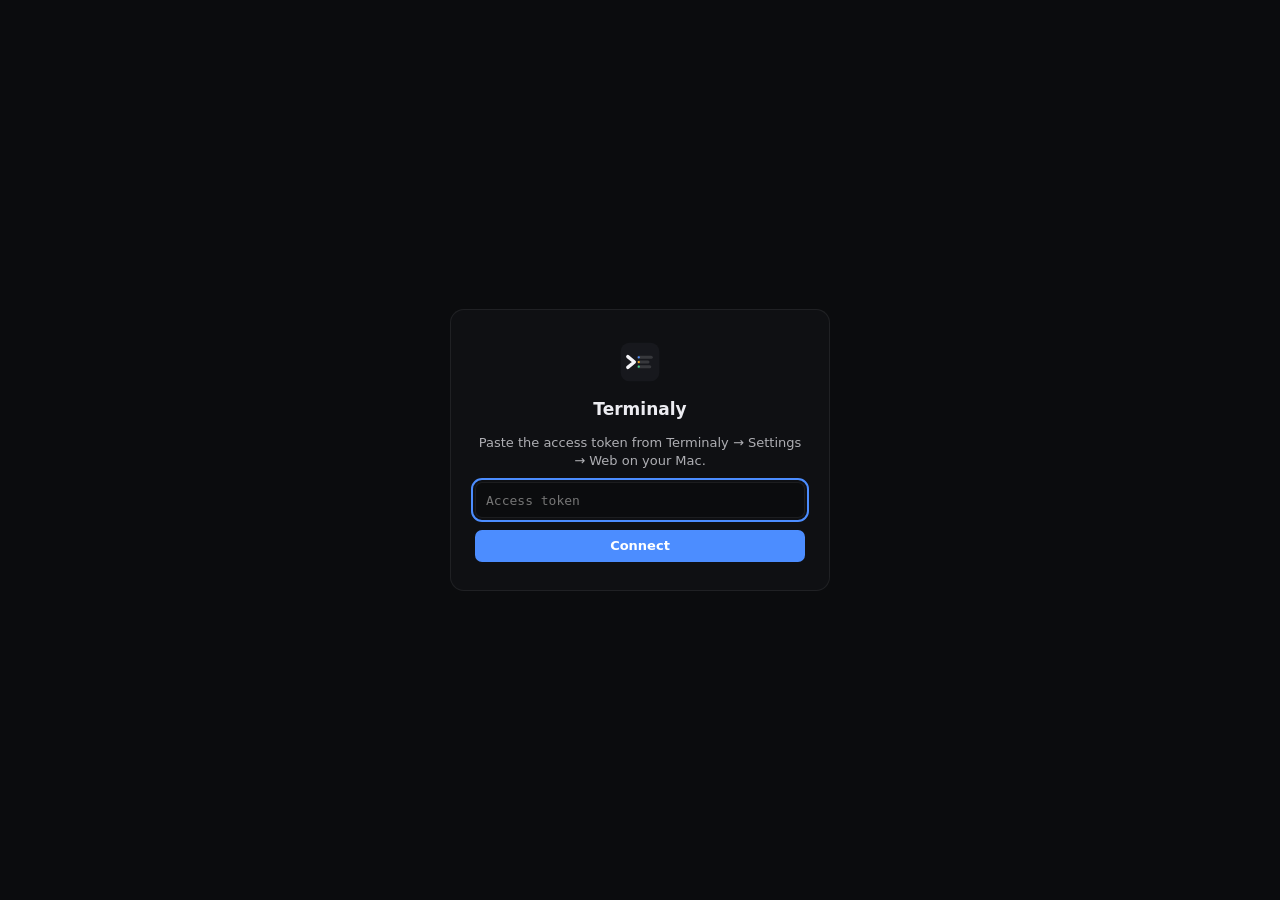
<file: Resources/web/index.html>
<!doctype html>
<html lang="en">
<head>
<meta charset="utf-8">
<meta name="viewport" content="width=device-width, initial-scale=1, viewport-fit=cover, interactive-widget=resizes-content">
<meta name="color-scheme" content="dark">
<meta name="theme-color" content="#0B0C0E">
<title>Terminaly</title>
<link rel="icon" href="icon.svg" type="image/svg+xml">
<link rel="stylesheet" href="xterm.css">
<link rel="stylesheet" href="app.css">
</head>
<body>
<div id="login" class="login" hidden>
  <form id="login-form" class="login-card">
    <img src="icon.svg" alt="" width="48" height="48">
    <h1>Terminaly</h1>
    <p data-i18n="loginHelp">Paste the access token from Terminaly → Settings → Web on your Mac.</p>
    <input id="token" type="password" autocomplete="current-password" spellcheck="false" data-i18n-placeholder="tokenPlaceholder" placeholder="Access token" required>
    <p id="login-error" class="error" hidden></p>
    <button type="submit" class="primary" data-i18n="connect">Connect</button>
  </form>
</div>

<div id="app" class="app" hidden>
  <aside id="sidebar" class="sidebar">
    <header class="sidebar-head">
      <img src="icon.svg" alt="" width="22" height="22">
      <span class="brand">Terminaly</span>
      <span id="conn" class="conn" data-state="connecting"></span>
    </header>
    <div class="workspace-pick">
      <select id="workspace" aria-label="Workspace" data-i18n-label="workspace"></select>
    </div>
    <nav id="sessions" class="sessions" aria-label="Sessions"></nav>
    <footer class="sidebar-foot">
      <button id="usage-btn" class="usage-btn" aria-haspopup="dialog" aria-expanded="false" data-i18n-label="resourcesHelp">
        <svg viewBox="0 0 16 16" width="14" height="14" aria-hidden="true"><rect x="3.5" y="3.5" width="9" height="9" rx="1.5" fill="none" stroke="currentColor" stroke-width="1.4"/><path d="M6 1.5v2M10 1.5v2M6 12.5v2M10 12.5v2M1.5 6h2M1.5 10h2M12.5 6h2M12.5 10h2" stroke="currentColor" stroke-width="1.4" stroke-linecap="round"/></svg>
        <span id="usage-summary"></span>
      </button>
      <button id="logout" class="icon-btn" aria-label="Sign out" data-i18n-label="logout" data-i18n-title="logout">
        <svg viewBox="0 0 16 16" width="15" height="15" aria-hidden="true"><path d="M6.5 2.5h-3a1 1 0 0 0-1 1v9a1 1 0 0 0 1 1h3M10.5 11l3-3-3-3M13.5 8H6.5" fill="none" stroke="currentColor" stroke-width="1.5" stroke-linecap="round" stroke-linejoin="round"/></svg>
      </button>
    </footer>
    <section id="resources" class="resources" role="dialog" aria-labelledby="resources-title" hidden>
      <header class="resources-head">
        <h2 id="resources-title" data-i18n="resources">Resources</h2>
        <span id="resources-count" class="resources-count"></span>
      </header>
      <div class="tiles">
        <div class="tile"><span data-i18n="memory">Memory</span><strong id="total-mem">–</strong></div>
        <div class="tile"><span>CPU</span><strong id="total-cpu">–</strong></div>
      </div>
      <div id="usage-rows" class="usage-rows"></div>
      <p class="resources-note" data-i18n="resourcesNote"></p>
      <button id="pause-idle" class="secondary compact" hidden></button>
    </section>
  </aside>

  <main id="main" class="main">
    <header class="pane-head">
      <button id="back" class="icon-btn back" aria-label="Sessions" data-i18n-label="sessions">
        <svg viewBox="0 0 16 16" width="16" height="16" aria-hidden="true"><path d="M10 3 5 8l5 5" fill="none" stroke="currentColor" stroke-width="1.8" stroke-linecap="round" stroke-linejoin="round"/></svg>
      </button>
      <span id="pane-dot" class="dot"></span>
      <div class="pane-title">
        <span id="pane-name"></span>
        <span id="pane-status" class="pane-status"></span>
      </div>
      <button id="pause" class="secondary" hidden></button>
    </header>
    <div id="empty" class="empty"><span id="empty-text" data-i18n="empty">Pick a session.</span></div>
    <div id="terminal-card" class="terminal-card" hidden>
      <div id="terminal" class="terminal"></div>
    </div>
    <div id="resized" class="stopped" hidden>
      <span data-i18n="resizedBar">Sized for another screen</span>
      <span class="spacer"></span>
      <button id="fit-here" class="primary" data-i18n="fitHere">Fit Here</button>
    </div>
    <div id="permission" class="permission" hidden>
      <span data-i18n="permission">Needs your permission</span>
      <span class="spacer"></span>
      <button id="deny" class="secondary" data-i18n="deny">Deny</button>
      <button id="allow" class="primary" data-i18n="allow">Allow</button>
    </div>
    <div id="stopped" class="stopped" hidden>
      <span data-i18n="stoppedBar">This session is stopped</span>
      <span class="spacer"></span>
      <button id="restart" class="secondary" data-i18n="startFresh">Start Fresh</button>
      <button id="resume" class="primary" data-i18n="resumeConversation">Resume Conversation</button>
    </div>
    <div id="keys" class="keys" hidden>
      <button data-key="esc">Esc</button>
      <button data-key="tab">Tab</button>
      <button data-key="up" aria-label="Up">↑</button>
      <button data-key="down" aria-label="Down">↓</button>
      <button data-key="ctrlc">Ctrl‑C</button>
      <button data-key="enter" aria-label="Enter">⏎</button>
    </div>
  </main>
  <!-- Out of .main: on phones the list view hides it, and the toast must show there too. -->
  <div id="toast" class="toast" role="alert" hidden>
    <span id="toast-text"></span>
    <button id="toast-close" class="icon-btn toast-close" aria-label="Dismiss" data-i18n-label="dismiss">
      <svg viewBox="0 0 16 16" width="13" height="13" aria-hidden="true"><path d="M4 4l8 8M12 4l-8 8" stroke="currentColor" stroke-width="1.6" stroke-linecap="round"/></svg>
    </button>
  </div>
</div>

<div id="menu" class="menu" role="menu" hidden></div>

<script src="xterm.js"></script>
<script src="addon-fit.js"></script>
<script src="app.js"></script>
</body>
</html>
</file>
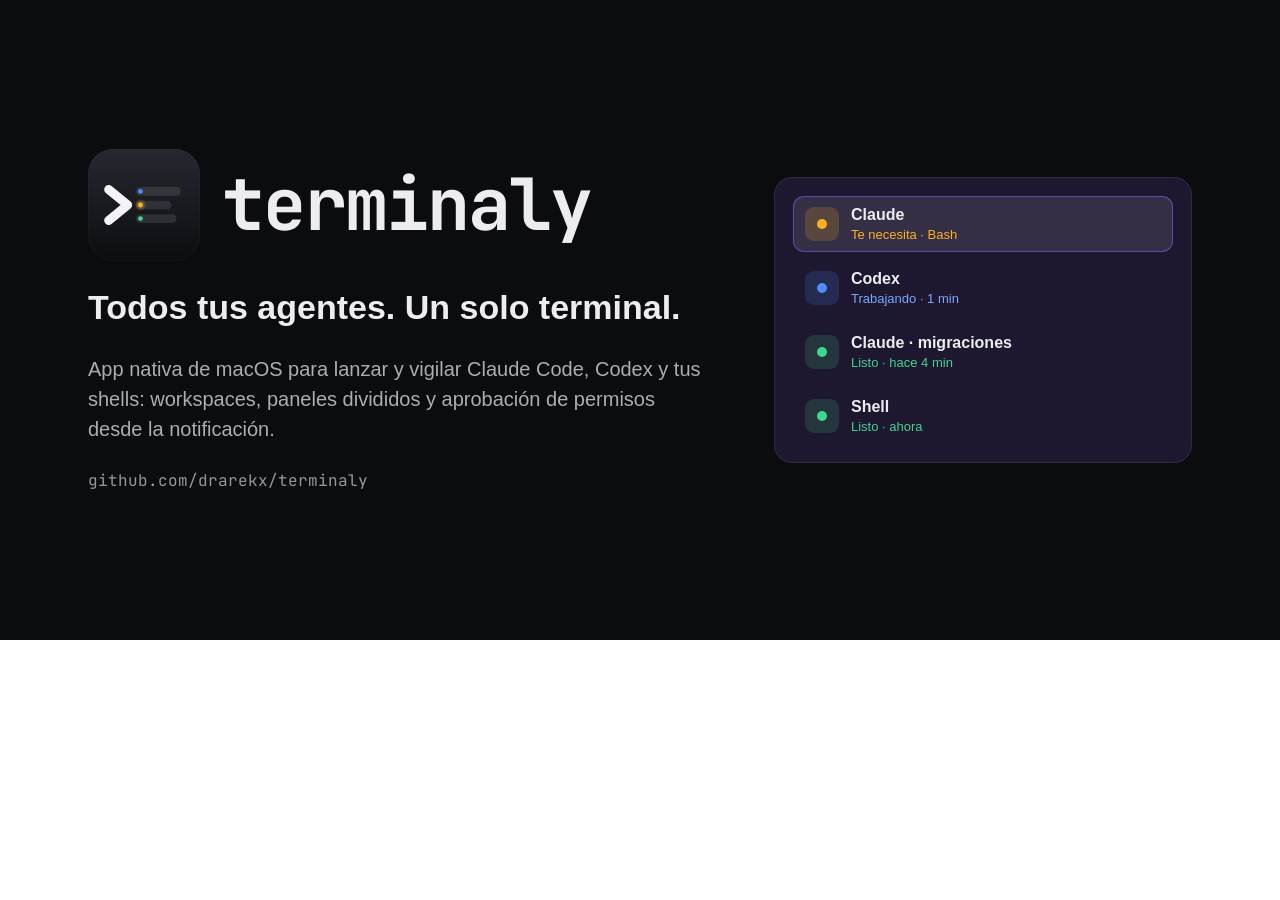
<file: brand/src/banner.html>
<!doctype html><html lang="es"><head><meta charset="utf-8">
<link href="https://fonts.googleapis.com/css2?family=JetBrains+Mono:wght@400;700&display=swap" rel="stylesheet">
<style>html,body{margin:0}body{font-family:-apple-system,BlinkMacSystemFont,"SF Pro Text",sans-serif}
.mono{font-family:"JetBrains Mono",ui-monospace,monospace}</style></head><body><div style="width:1280px;height:640px;box-sizing:border-box;padding:80px 88px;display:flex;align-items:center;gap:72px;background:#0B0C0E;color:#ECECF1">
<div style="display:flex;flex-direction:column;gap:26px;flex:1 1 0;min-width:0">
<div style="display:flex;align-items:center;gap:22px"><svg xmlns="http://www.w3.org/2000/svg" viewBox="100 100 824 824" width="112" height="112">
  <defs>
    <linearGradient id="bg" x1="0" y1="0" x2="0" y2="1">
      <stop offset="0" stop-color="#262830"/>
      <stop offset="1" stop-color="#0C0D10"/>
    </linearGradient>
    <radialGradient id="glow" cx="0.5" cy="0.5" r="0.5">
      <stop offset="0" stop-color="#FFB020" stop-opacity="0.55"/>
      <stop offset="1" stop-color="#FFB020" stop-opacity="0"/>
    </radialGradient>
    <filter id="shadow" x="-10%" y="-10%" width="120%" height="125%">
      <feDropShadow dx="0" dy="12" stdDeviation="14" flood-color="#000000" flood-opacity="0.35"/>
    </filter>
  </defs>
  <rect x="100" y="100" width="824" height="824" rx="185" fill="url(#bg)"/>
  <rect x="101.5" y="101.5" width="821" height="821" rx="183.5" fill="none" stroke="#FFFFFF" stroke-opacity="0.09" stroke-width="3"/>
  <path d="M 252 398 L 392 512 L 252 626" fill="none" stroke="#F4F4F8" stroke-width="66" stroke-linecap="round" stroke-linejoin="round"/>
  <rect x="452" y="380" width="332" height="64" rx="32" fill="#FFFFFF" fill-opacity="0.10"/>
  <circle cx="486" cy="412" r="18" fill="#4C8DFF"/>
  <rect x="452" y="480" width="262" height="64" rx="32" fill="#FFFFFF" fill-opacity="0.10"/>
  <circle cx="486" cy="512" r="46" fill="url(#glow)"/>
  <circle cx="486" cy="512" r="18" fill="#FFB020"/>
  <rect x="452" y="580" width="300" height="64" rx="32" fill="#FFFFFF" fill-opacity="0.10"/>
  <circle cx="486" cy="612" r="18" fill="#3DD68C"/>
</svg><span class="mono" style="font-size:72px;font-weight:700;letter-spacing:-2px;line-height:1">terminaly</span></div>
<span style="font-size:34px;font-weight:600;line-height:1.2">Todos tus agentes. Un solo terminal.</span>
<span style="font-size:20px;line-height:1.5;color:rgba(236,236,241,0.72)">App nativa de macOS para lanzar y vigilar Claude Code, Codex y tus shells: workspaces, paneles divididos y aprobación de permisos desde la notificación.</span>
<span class="mono" style="font-size:16px;color:rgba(236,236,241,0.62)">github.com/drarekx/terminaly</span></div>
<div style="width:380px;flex-shrink:0;display:flex;flex-direction:column;gap:8px;padding:18px;border-radius:18px;background:#1E1730;border:1px solid rgba(255,255,255,0.08)"><div style="display:flex;align-items:center;gap:12px;padding:10px 12px;border-radius:11px;background:rgba(255,255,255,0.10);box-shadow:inset 0 0 0 1px rgba(139,92,246,0.55)">
<span style="width:34px;height:34px;border-radius:9px;background:rgba(255,176,32,0.18);display:flex;align-items:center;justify-content:center"><span style="width:10px;height:10px;border-radius:5px;background:#FFB020"></span></span>
<span style="display:flex;flex-direction:column;gap:3px"><span style="font-size:16px;font-weight:600;color:#ECECF1">Claude</span><span style="font-size:13px;color:#FFB020">Te necesita · Bash</span></span></div><div style="display:flex;align-items:center;gap:12px;padding:10px 12px;border-radius:11px;background:transparent;box-shadow:none">
<span style="width:34px;height:34px;border-radius:9px;background:rgba(76,141,255,0.16);display:flex;align-items:center;justify-content:center"><span style="width:10px;height:10px;border-radius:5px;background:#4C8DFF"></span></span>
<span style="display:flex;flex-direction:column;gap:3px"><span style="font-size:16px;font-weight:600;color:#ECECF1">Codex</span><span style="font-size:13px;color:#7AA7FF">Trabajando · 1 min</span></span></div><div style="display:flex;align-items:center;gap:12px;padding:10px 12px;border-radius:11px;background:transparent;box-shadow:none">
<span style="width:34px;height:34px;border-radius:9px;background:rgba(61,214,140,0.16);display:flex;align-items:center;justify-content:center"><span style="width:10px;height:10px;border-radius:5px;background:#3DD68C"></span></span>
<span style="display:flex;flex-direction:column;gap:3px"><span style="font-size:16px;font-weight:600;color:#ECECF1">Claude · migraciones</span><span style="font-size:13px;color:#3DD68C">Listo · hace 4 min</span></span></div><div style="display:flex;align-items:center;gap:12px;padding:10px 12px;border-radius:11px;background:transparent;box-shadow:none">
<span style="width:34px;height:34px;border-radius:9px;background:rgba(61,214,140,0.16);display:flex;align-items:center;justify-content:center"><span style="width:10px;height:10px;border-radius:5px;background:#3DD68C"></span></span>
<span style="display:flex;flex-direction:column;gap:3px"><span style="font-size:16px;font-weight:600;color:#ECECF1">Shell</span><span style="font-size:13px;color:#3DD68C">Listo · ahora</span></span></div></div></div></body></html>
</file>
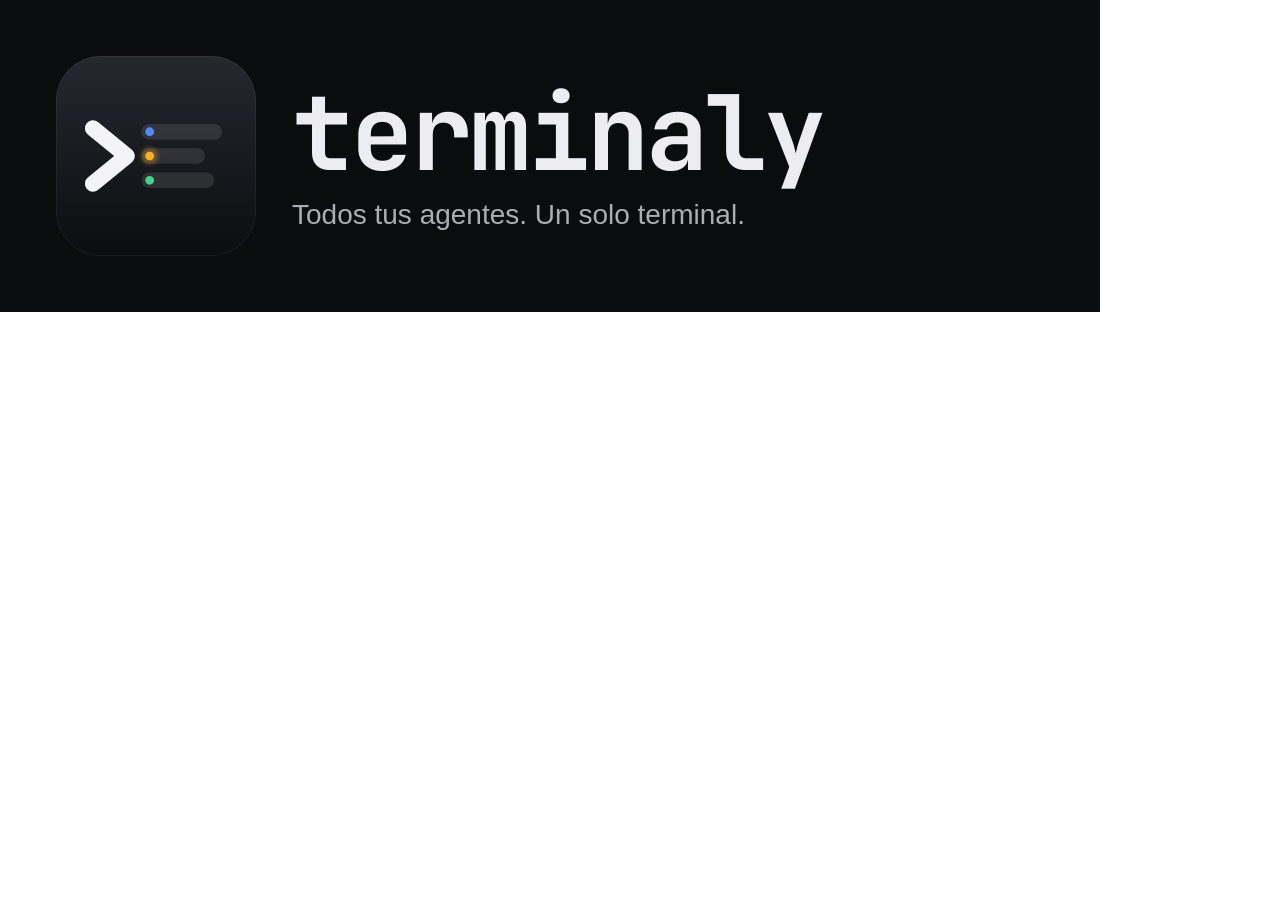
<file: brand/src/logo-dark.html>
<!doctype html><html lang="es"><head><meta charset="utf-8">
<link href="https://fonts.googleapis.com/css2?family=JetBrains+Mono:wght@400;700&display=swap" rel="stylesheet">
<style>html,body{margin:0}body{font-family:-apple-system,BlinkMacSystemFont,"SF Pro Text",sans-serif}
.mono{font-family:"JetBrains Mono",ui-monospace,monospace}</style></head><body><div style="width:1100px;height:312px;box-sizing:border-box;padding:56px;display:flex;align-items:center;gap:36px;background:#0B0C0E">
<svg xmlns="http://www.w3.org/2000/svg" viewBox="100 100 824 824" width="200" height="200">
  <defs>
    <linearGradient id="bg" x1="0" y1="0" x2="0" y2="1">
      <stop offset="0" stop-color="#262830"/>
      <stop offset="1" stop-color="#0C0D10"/>
    </linearGradient>
    <radialGradient id="glow" cx="0.5" cy="0.5" r="0.5">
      <stop offset="0" stop-color="#FFB020" stop-opacity="0.55"/>
      <stop offset="1" stop-color="#FFB020" stop-opacity="0"/>
    </radialGradient>
    <filter id="shadow" x="-10%" y="-10%" width="120%" height="125%">
      <feDropShadow dx="0" dy="12" stdDeviation="14" flood-color="#000000" flood-opacity="0.35"/>
    </filter>
  </defs>
  <rect x="100" y="100" width="824" height="824" rx="185" fill="url(#bg)"/>
  <rect x="101.5" y="101.5" width="821" height="821" rx="183.5" fill="none" stroke="#FFFFFF" stroke-opacity="0.09" stroke-width="3"/>
  <path d="M 252 398 L 392 512 L 252 626" fill="none" stroke="#F4F4F8" stroke-width="66" stroke-linecap="round" stroke-linejoin="round"/>
  <rect x="452" y="380" width="332" height="64" rx="32" fill="#FFFFFF" fill-opacity="0.10"/>
  <circle cx="486" cy="412" r="18" fill="#4C8DFF"/>
  <rect x="452" y="480" width="262" height="64" rx="32" fill="#FFFFFF" fill-opacity="0.10"/>
  <circle cx="486" cy="512" r="46" fill="url(#glow)"/>
  <circle cx="486" cy="512" r="18" fill="#FFB020"/>
  <rect x="452" y="580" width="300" height="64" rx="32" fill="#FFFFFF" fill-opacity="0.10"/>
  <circle cx="486" cy="612" r="18" fill="#3DD68C"/>
</svg>
<div style="display:flex;flex-direction:column;gap:14px"><span class="mono" style="font-size:104px;font-weight:700;letter-spacing:-3px;line-height:1;color:#ECECF1">terminaly</span>
<span style="font-size:28px;color:rgba(236,236,241,0.72)">Todos tus agentes. Un solo terminal.</span></div></div></body></html>
</file>
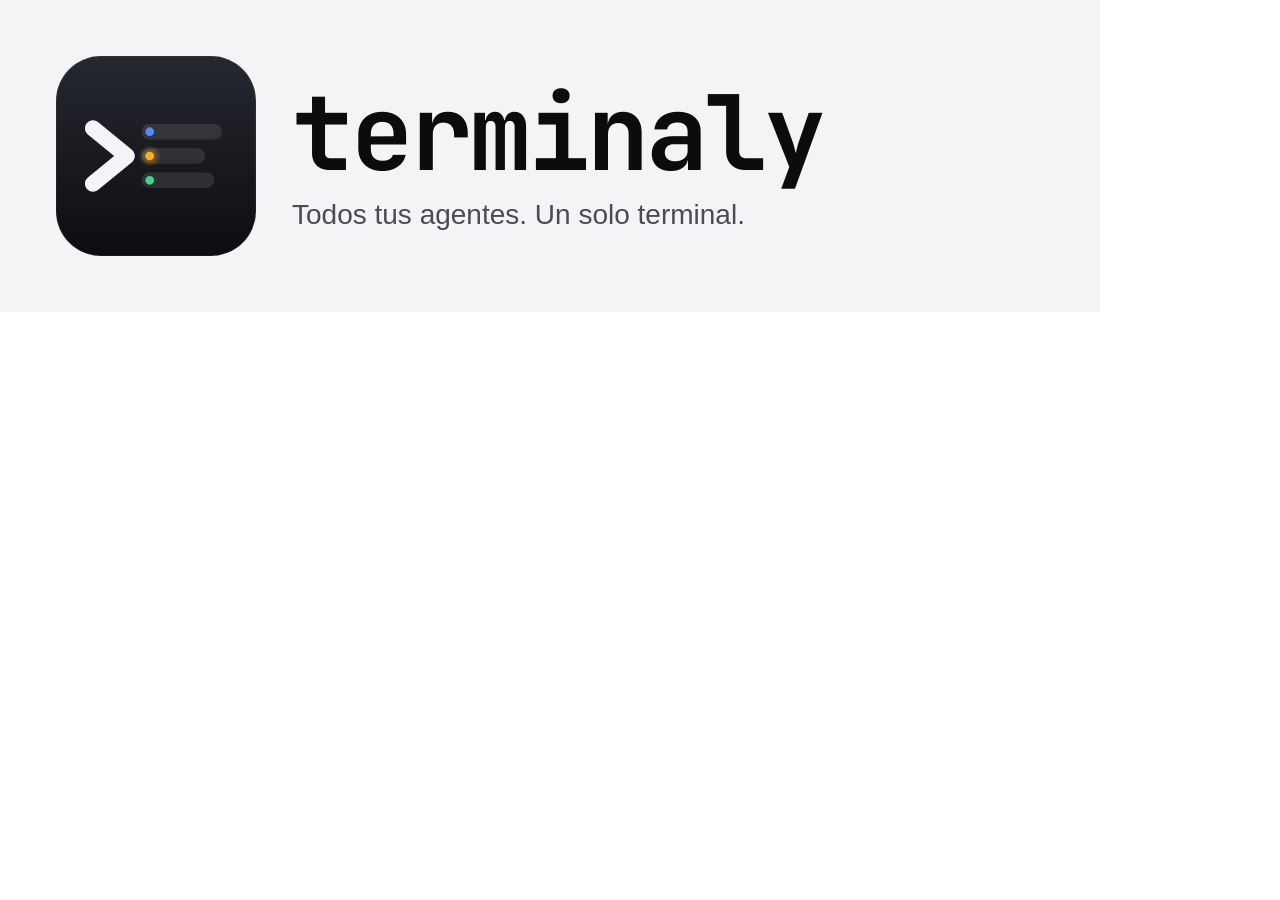
<file: brand/src/logo-light.html>
<!doctype html><html lang="es"><head><meta charset="utf-8">
<link href="https://fonts.googleapis.com/css2?family=JetBrains+Mono:wght@400;700&display=swap" rel="stylesheet">
<style>html,body{margin:0}body{font-family:-apple-system,BlinkMacSystemFont,"SF Pro Text",sans-serif}
.mono{font-family:"JetBrains Mono",ui-monospace,monospace}</style></head><body><div style="width:1100px;height:312px;box-sizing:border-box;padding:56px;display:flex;align-items:center;gap:36px;background:#F4F4F6">
<svg xmlns="http://www.w3.org/2000/svg" viewBox="100 100 824 824" width="200" height="200">
  <defs>
    <linearGradient id="bg" x1="0" y1="0" x2="0" y2="1">
      <stop offset="0" stop-color="#262830"/>
      <stop offset="1" stop-color="#0C0D10"/>
    </linearGradient>
    <radialGradient id="glow" cx="0.5" cy="0.5" r="0.5">
      <stop offset="0" stop-color="#FFB020" stop-opacity="0.55"/>
      <stop offset="1" stop-color="#FFB020" stop-opacity="0"/>
    </radialGradient>
    <filter id="shadow" x="-10%" y="-10%" width="120%" height="125%">
      <feDropShadow dx="0" dy="12" stdDeviation="14" flood-color="#000000" flood-opacity="0.35"/>
    </filter>
  </defs>
  <rect x="100" y="100" width="824" height="824" rx="185" fill="url(#bg)"/>
  <rect x="101.5" y="101.5" width="821" height="821" rx="183.5" fill="none" stroke="#FFFFFF" stroke-opacity="0.09" stroke-width="3"/>
  <path d="M 252 398 L 392 512 L 252 626" fill="none" stroke="#F4F4F8" stroke-width="66" stroke-linecap="round" stroke-linejoin="round"/>
  <rect x="452" y="380" width="332" height="64" rx="32" fill="#FFFFFF" fill-opacity="0.10"/>
  <circle cx="486" cy="412" r="18" fill="#4C8DFF"/>
  <rect x="452" y="480" width="262" height="64" rx="32" fill="#FFFFFF" fill-opacity="0.10"/>
  <circle cx="486" cy="512" r="46" fill="url(#glow)"/>
  <circle cx="486" cy="512" r="18" fill="#FFB020"/>
  <rect x="452" y="580" width="300" height="64" rx="32" fill="#FFFFFF" fill-opacity="0.10"/>
  <circle cx="486" cy="612" r="18" fill="#3DD68C"/>
</svg>
<div style="display:flex;flex-direction:column;gap:14px"><span class="mono" style="font-size:104px;font-weight:700;letter-spacing:-3px;line-height:1;color:#0B0C0E">terminaly</span>
<span style="font-size:28px;color:#4A4B55">Todos tus agentes. Un solo terminal.</span></div></div></body></html>
</file>
<file: Resources/web/xterm.css>
/**
 * Copyright (c) 2014 The xterm.js authors. All rights reserved.
 * Copyright (c) 2012-2013, Christopher Jeffrey (MIT License)
 * https://github.com/chjj/term.js
 * @license MIT
 *
 * Permission is hereby granted, free of charge, to any person obtaining a copy
 * of this software and associated documentation files (the "Software"), to deal
 * in the Software without restriction, including without limitation the rights
 * to use, copy, modify, merge, publish, distribute, sublicense, and/or sell
 * copies of the Software, and to permit persons to whom the Software is
 * furnished to do so, subject to the following conditions:
 *
 * The above copyright notice and this permission notice shall be included in
 * all copies or substantial portions of the Software.
 *
 * THE SOFTWARE IS PROVIDED "AS IS", WITHOUT WARRANTY OF ANY KIND, EXPRESS OR
 * IMPLIED, INCLUDING BUT NOT LIMITED TO THE WARRANTIES OF MERCHANTABILITY,
 * FITNESS FOR A PARTICULAR PURPOSE AND NONINFRINGEMENT. IN NO EVENT SHALL THE
 * AUTHORS OR COPYRIGHT HOLDERS BE LIABLE FOR ANY CLAIM, DAMAGES OR OTHER
 * LIABILITY, WHETHER IN AN ACTION OF CONTRACT, TORT OR OTHERWISE, ARISING FROM,
 * OUT OF OR IN CONNECTION WITH THE SOFTWARE OR THE USE OR OTHER DEALINGS IN
 * THE SOFTWARE.
 *
 * Originally forked from (with the author's permission):
 *   Fabrice Bellard's javascript vt100 for jslinux:
 *   http://bellard.org/jslinux/
 *   Copyright (c) 2011 Fabrice Bellard
 *   The original design remains. The terminal itself
 *   has been extended to include xterm CSI codes, among
 *   other features.
 */

/**
 *  Default styles for xterm.js
 */

.xterm {
    cursor: text;
    position: relative;
    user-select: none;
    -ms-user-select: none;
    -webkit-user-select: none;
}

.xterm.focus,
.xterm:focus {
    outline: none;
}

.xterm .xterm-helpers {
    position: absolute;
    top: 0;
    /**
     * The z-index of the helpers must be higher than the canvases in order for
     * IMEs to appear on top.
     */
    z-index: 5;
}

.xterm .xterm-helper-textarea {
    padding: 0;
    border: 0;
    margin: 0;
    /* Move textarea out of the screen to the far left, so that the cursor is not visible */
    position: absolute;
    opacity: 0;
    left: -9999em;
    top: 0;
    width: 0;
    height: 0;
    z-index: -5;
    /** Prevent wrapping so the IME appears against the textarea at the correct position */
    white-space: nowrap;
    overflow: hidden;
    resize: none;
}

.xterm .composition-view {
    /* TODO: Composition position got messed up somewhere */
    background: #000;
    color: #FFF;
    display: none;
    position: absolute;
    white-space: nowrap;
    z-index: 1;
}

.xterm .composition-view.active {
    display: block;
}

.xterm .xterm-viewport {
    /* On OS X this is required in order for the scroll bar to appear fully opaque */
    background-color: #000;
    overflow-y: scroll;
    cursor: default;
    position: absolute;
    right: 0;
    left: 0;
    top: 0;
    bottom: 0;
}

.xterm .xterm-screen {
    position: relative;
}

.xterm .xterm-screen canvas {
    position: absolute;
    left: 0;
    top: 0;
}

.xterm .xterm-scroll-area {
    visibility: hidden;
}

.xterm-char-measure-element {
    display: inline-block;
    visibility: hidden;
    position: absolute;
    top: 0;
    left: -9999em;
    line-height: normal;
}

.xterm.enable-mouse-events {
    /* When mouse events are enabled (eg. tmux), revert to the standard pointer cursor */
    cursor: default;
}

.xterm.xterm-cursor-pointer,
.xterm .xterm-cursor-pointer {
    cursor: pointer;
}

.xterm.column-select.focus {
    /* Column selection mode */
    cursor: crosshair;
}

.xterm .xterm-accessibility:not(.debug),
.xterm .xterm-message {
    position: absolute;
    left: 0;
    top: 0;
    bottom: 0;
    right: 0;
    z-index: 10;
    color: transparent;
    pointer-events: none;
}

.xterm .xterm-accessibility-tree:not(.debug) *::selection {
  color: transparent;
}

.xterm .xterm-accessibility-tree {
  user-select: text;
  white-space: pre;
}

.xterm .live-region {
    position: absolute;
    left: -9999px;
    width: 1px;
    height: 1px;
    overflow: hidden;
}

.xterm-dim {
    /* Dim should not apply to background, so the opacity of the foreground color is applied
     * explicitly in the generated class and reset to 1 here */
    opacity: 1 !important;
}

.xterm-underline-1 { text-decoration: underline; }
.xterm-underline-2 { text-decoration: double underline; }
.xterm-underline-3 { text-decoration: wavy underline; }
.xterm-underline-4 { text-decoration: dotted underline; }
.xterm-underline-5 { text-decoration: dashed underline; }

.xterm-overline {
    text-decoration: overline;
}

.xterm-overline.xterm-underline-1 { text-decoration: overline underline; }
.xterm-overline.xterm-underline-2 { text-decoration: overline double underline; }
.xterm-overline.xterm-underline-3 { text-decoration: overline wavy underline; }
.xterm-overline.xterm-underline-4 { text-decoration: overline dotted underline; }
.xterm-overline.xterm-underline-5 { text-decoration: overline dashed underline; }

.xterm-strikethrough {
    text-decoration: line-through;
}

.xterm-screen .xterm-decoration-container .xterm-decoration {
	z-index: 6;
	position: absolute;
}

.xterm-screen .xterm-decoration-container .xterm-decoration.xterm-decoration-top-layer {
	z-index: 7;
}

.xterm-decoration-overview-ruler {
    z-index: 8;
    position: absolute;
    top: 0;
    right: 0;
    pointer-events: none;
}

.xterm-decoration-top {
    z-index: 2;
    position: relative;
}
</file>
<file: Resources/web/app.css>
/* Graphite tokens, same values as UI/Theme.swift. */
:root {
  --ground: #0B0C0E;
  --pane: #0F1013;
  --elevated: #1A1B20;
  --sidebar: #141519;
  --text: #ECECF1;
  --text-2: rgba(236, 236, 241, 0.72);
  --text-3: rgba(236, 236, 241, 0.56);
  --hairline: rgba(255, 255, 255, 0.07);
  --hover: rgba(255, 255, 255, 0.05);
  --selected: rgba(255, 255, 255, 0.09);
  --accent: #4C8DFF;
  --working: #4C8DFF;
  --idle: #3DD68C;
  --needs: #FFB020;
  --paused: #A99BFF;
  --starting: rgba(236, 236, 241, 0.6);
  --exited: rgba(236, 236, 241, 0.4);
  --danger: #FF6B6B;
  --mono: ui-monospace, "SF Mono", SFMono-Regular, Menlo, Consolas, monospace;
  --sans: -apple-system, BlinkMacSystemFont, "Segoe UI", system-ui, sans-serif;
}

* { box-sizing: border-box; }
html, body { height: 100%; margin: 0; }
body {
  background: var(--ground);
  color: var(--text);
  font: 13px/1.4 var(--sans);
  -webkit-font-smoothing: antialiased;
  overflow: hidden;
}
[hidden] { display: none !important; }
button { font: inherit; color: inherit; cursor: pointer; }

.primary, .secondary {
  height: 32px;
  padding: 0 14px;
  border-radius: 7px;
  font-weight: 600;
  border: 1px solid transparent;
}
.primary { background: var(--accent); color: #fff; }
.primary:hover { filter: brightness(1.1); }
.secondary { background: var(--elevated); border-color: var(--hairline); }
.secondary:hover { background: #24252b; }
.link { background: none; border: 0; color: var(--text-3); padding: 4px 0; }
.link:hover { color: var(--text); }
:focus-visible { outline: 2px solid var(--accent); outline-offset: 2px; }

/* Login */
.login { display: grid; place-items: center; height: 100%; padding: 16px; }
.login-card {
  width: min(380px, 100%);
  display: flex; flex-direction: column; gap: 12px;
  background: var(--pane);
  border: 1px solid var(--hairline);
  border-radius: 14px;
  padding: 28px 24px;
}
.login-card img { align-self: center; }
.login-card h1 { margin: 0; font-size: 17px; text-align: center; }
.login-card p { margin: 0; color: var(--text-2); text-align: center; }
.login-card input {
  height: 36px; padding: 0 10px;
  background: var(--ground); color: var(--text);
  border: 1px solid var(--hairline); border-radius: 7px;
  font: 13px var(--mono);
}
.error { color: var(--danger) !important; }

/* Layout */
/* The row is pinned to the window height: an auto row grows with a long session list and takes
   the terminal with it, pushing its last lines below the window. */
.app {
  display: grid; grid-template-columns: 260px 1fr; grid-template-rows: minmax(0, 1fr);
  height: 100%; height: 100dvh;
  position: relative;
}
.sidebar {
  background: var(--sidebar);
  border-right: 1px solid var(--hairline);
  display: flex; flex-direction: column; min-width: 0; min-height: 0;
}
.sidebar-head { display: flex; align-items: center; gap: 8px; padding: 14px 14px 10px; }
.brand { font-weight: 700; font-size: 14px; }
.conn { margin-left: auto; width: 8px; height: 8px; border-radius: 50%; background: var(--exited); }
.conn[data-state="open"] { background: var(--idle); }
.conn[data-state="connecting"] { background: var(--needs); }
.workspace-pick { padding: 0 14px 6px; }
.workspace-pick select {
  width: 100%; height: 32px; padding: 0 8px;
  background: var(--elevated); color: var(--text);
  border: 1px solid var(--hairline); border-radius: 7px;
  font: 13px var(--sans);
}
.sessions { flex: 1; overflow-y: auto; padding: 4px 8px 12px; }
.group {
  display: flex; align-items: center; gap: 2px;
  padding: 8px 2px 2px 0;
}
.group-toggle {
  flex: 1; min-width: 0; height: 28px;
  display: flex; align-items: center; gap: 6px; padding: 0 6px;
  background: none; border: 0; border-radius: 6px; text-align: left;
  font-size: 12px; font-weight: 600; color: var(--text-3);
}
.group-toggle:hover { background: var(--hover); color: var(--text-2); }
.chevron { flex: none; transition: transform 0.15s ease; }
.group-toggle[aria-expanded="false"] .chevron { transform: rotate(-90deg); }
.group-name { flex: 1; min-width: 0; white-space: nowrap; overflow: hidden; text-overflow: ellipsis; }
.group-count { flex: none; font-weight: 500; font-variant-numeric: tabular-nums; }
.group-count .dot { display: inline-block; width: 6px; height: 6px; margin-right: 4px; vertical-align: 1px; }
.group .icon-btn { width: 28px; height: 28px; color: var(--text-3); }
.row-wrap { position: relative; }
.row[data-stopped="true"] .row-title { color: var(--text-2); }
.row {
  display: flex; align-items: center; gap: 10px;
  width: 100%; min-height: 40px; padding: 6px 36px 6px 8px;
  background: none; border: 0; border-radius: 7px; text-align: left;
}
.row:hover { background: var(--hover); }
.row[aria-current="true"] { background: var(--selected); }
.more {
  position: absolute; right: 4px; top: 50%; transform: translateY(-50%);
  width: 28px; height: 28px; opacity: 0;
}
.row-wrap:hover .more, .row-wrap:focus-within .more, .more[aria-expanded="true"] { opacity: 1; }
@media (pointer: coarse) { .more { opacity: 1; } }
.menu hr { border: 0; border-top: 1px solid var(--hairline); margin: 4px 6px; }
.menu button.danger { color: var(--danger); }
.menu button:disabled { color: var(--text-3); cursor: default; background: none; }
.row-text { display: flex; flex-direction: column; min-width: 0; }
.row-title { font-weight: 500; white-space: nowrap; overflow: hidden; text-overflow: ellipsis; }
.row-sub { font-size: 12px; color: var(--text-3); white-space: nowrap; overflow: hidden; text-overflow: ellipsis; }
.row-sub[data-status="needsInput"], .row-workers [data-status="needsInput"] { color: var(--needs); }
.row-wrap.worker { margin-left: 18px; }
.row-pin { flex: none; margin-left: auto; display: flex; color: var(--text-3); }
.none { color: var(--text-3); padding: 12px 8px; }
.sidebar { position: relative; }
.sidebar-foot {
  display: flex; align-items: center; gap: 8px;
  padding: 8px 10px 8px 8px; border-top: 1px solid var(--hairline);
}
.usage-btn {
  flex: 1; min-width: 0; height: 30px;
  display: flex; align-items: center; gap: 6px; padding: 0 8px;
  background: none; border: 0; border-radius: 7px;
  font-size: 12px; color: var(--text-2); font-variant-numeric: tabular-nums;
}
.usage-btn span { white-space: nowrap; overflow: hidden; text-overflow: ellipsis; }
.usage-btn:hover, .usage-btn[aria-expanded="true"] { background: var(--hover); color: var(--text); }
.sidebar-foot .icon-btn { flex: none; width: 30px; height: 30px; color: var(--text-3); }

.resources {
  position: fixed; z-index: 9; left: 8px; bottom: 54px;
  width: min(380px, calc(100vw - 16px));
  display: flex; flex-direction: column; gap: 10px;
  max-height: calc(100dvh - 80px); overflow-y: auto;
  padding: 14px;
  background: var(--elevated);
  border: 1px solid rgba(255, 255, 255, 0.1);
  border-radius: 12px;
  box-shadow: 0 12px 32px rgba(0, 0, 0, 0.5);
}
.resources-head { display: flex; align-items: baseline; gap: 8px; }
.resources-head h2 { margin: 0; font-size: 15px; flex: 1; }
.resources-count { font-size: 12px; color: var(--text-2); }
.tiles { display: grid; grid-template-columns: 1fr 1fr; gap: 8px; }
.tile {
  display: flex; flex-direction: column; gap: 2px;
  padding: 8px 10px; border-radius: 8px; background: var(--hover);
  font-size: 12px; color: var(--text-2);
}
.tile strong { font-size: 17px; color: var(--text); font-variant-numeric: tabular-nums; }
.usage-rows { display: flex; flex-direction: column; gap: 1px; }
.usage-row {
  display: grid; grid-template-columns: 8px minmax(0, 1fr) auto auto 28px 28px; align-items: center; gap: 8px;
  min-height: 40px; padding: 4px 4px 4px 8px; border-radius: 7px;
}
.usage-row[data-clickable] { cursor: pointer; }
.usage-row[data-clickable]:hover { background: var(--hover); }
.usage-row .row-text { min-width: 0; }
.usage-row .num { font-size: 12px; color: var(--text-2); font-variant-numeric: tabular-nums; text-align: right; }
.usage-row .num.mem { min-width: 58px; }
.usage-row .num.cpu { min-width: 36px; }
.usage-row .icon-btn { width: 28px; height: 28px; }
.usage-sep { border: 0; border-top: 1px solid var(--hairline); margin: 4px 0; }
.resources-note { margin: 0; font-size: 12px; color: var(--text-3); }
.secondary.compact { height: 28px; padding: 0 10px; align-self: flex-start; font-size: 12px; }

.dot { flex: none; width: 8px; height: 8px; border-radius: 50%; background: var(--starting); }
.dot[data-status="working"] { background: var(--working); animation: pulse 1.6s ease-in-out infinite; }
.dot[data-status="idle"] { background: var(--idle); }
.dot[data-status="needsInput"] { background: var(--needs); }
.dot[data-status="paused"] { background: var(--paused); }
.dot[data-status="exited"] { background: var(--exited); }
@keyframes pulse { 50% { opacity: 0.35; } }
@media (prefers-reduced-motion: reduce) { .dot { animation: none !important; } }

.main { display: flex; flex-direction: column; min-width: 0; min-height: 0; padding: 0 12px 12px; }
.pane-head { display: flex; align-items: center; gap: 10px; height: 52px; flex: none; }
.pane-title { display: flex; align-items: baseline; gap: 10px; min-width: 0; flex: 1; }
#pane-name { font-weight: 600; white-space: nowrap; overflow: hidden; text-overflow: ellipsis; }
.pane-status { color: var(--text-3); font-size: 12px; white-space: nowrap; }
.icon-btn {
  width: 32px; height: 32px; display: grid; place-items: center;
  background: none; border: 0; border-radius: 7px; color: var(--text-2);
}
.icon-btn:hover { background: var(--hover); color: var(--text); }
.back { display: none; }
.empty { flex: 1; display: grid; place-items: center; color: var(--text-3); }
/* Errors float over the terminal area: the session view hides the empty pane, so writing the
   message there would leave the user with no clue what went wrong. */
.toast {
  position: absolute; z-index: 8; left: 272px; right: 12px; top: 60px;
  display: flex; align-items: flex-start; gap: 8px;
  padding: 10px 8px 10px 14px;
  background: var(--elevated);
  border: 1px solid rgba(255, 107, 107, 0.45);
  border-radius: 10px;
  box-shadow: 0 12px 32px rgba(0, 0, 0, 0.5);
  color: var(--danger); font-weight: 600;
}
.toast span { flex: 1; min-width: 0; overflow-wrap: anywhere; }
.toast-close { flex: none; width: 26px; height: 26px; color: var(--text-3); }
.terminal-card {
  flex: 1; min-height: 0;
  background: var(--pane);
  border: 1px solid var(--hairline);
  border-radius: 10px;
  padding: 8px 4px 8px 10px;
}
.terminal { width: 100%; height: 100%; }
/* Sized by another screen: it may not fit, so it scrolls instead of losing its last lines. */
.terminal-card.foreign { overflow: auto; }
.permission {
  display: flex; align-items: center; gap: 8px; flex: none;
  margin-top: 8px; padding: 8px 8px 8px 14px;
  background: rgba(255, 176, 32, 0.12);
  border: 1px solid rgba(255, 176, 32, 0.35);
  border-radius: 10px;
  color: var(--needs); font-weight: 600;
}
.stopped {
  display: flex; align-items: center; gap: 8px; flex: none; flex-wrap: wrap;
  margin-top: 8px; padding: 8px 8px 8px 14px;
  background: var(--elevated);
  border: 1px solid var(--hairline);
  border-radius: 10px;
  color: var(--text-2); font-weight: 600;
}
.spacer { flex: 1; }
.menu {
  position: fixed; z-index: 10; min-width: 180px; padding: 4px;
  background: var(--elevated);
  border: 1px solid rgba(255, 255, 255, 0.1);
  border-radius: 10px;
  box-shadow: 0 12px 32px rgba(0, 0, 0, 0.5);
}
.menu-label { font-size: 12px; font-weight: 600; color: var(--text-3); padding: 6px 10px 4px; }
.menu button {
  display: block; width: 100%; height: 34px; padding: 0 10px;
  background: none; border: 0; border-radius: 6px; text-align: left;
}
.menu button:hover, .menu button:focus-visible { background: var(--selected); outline: none; }
.menu .cmd { color: var(--text-3); font: 12px var(--mono); margin-left: 8px; }
.menu .check { display: inline-block; width: 18px; color: var(--text-2); }
.menu-note { max-width: 280px; padding: 6px 10px; color: var(--text-3); font-size: 12px; }
.keys { display: flex; gap: 6px; margin-top: 8px; flex: none; overflow-x: auto; }
.keys button {
  flex: 1 0 auto; min-width: 44px; height: 40px; padding: 0 10px;
  background: var(--elevated); border: 1px solid var(--hairline); border-radius: 7px;
  font: 13px var(--mono);
}
.keys button:active { background: #24252b; }

/* Phones: one column, list or terminal. */
@media (max-width: 720px) {
  .app { grid-template-columns: 1fr; }
  .app[data-view="terminal"] .sidebar { display: none; }
  .app[data-view="list"] .main { display: none; }
  .sidebar { border-right: 0; padding-top: env(safe-area-inset-top); }
  .main { padding: env(safe-area-inset-top) 8px max(8px, env(safe-area-inset-bottom)); }
  .toast { left: 8px; right: 8px; top: calc(env(safe-area-inset-top) + 56px); }
  .back { display: grid; }
  .row { min-height: 48px; }
}
</file>
